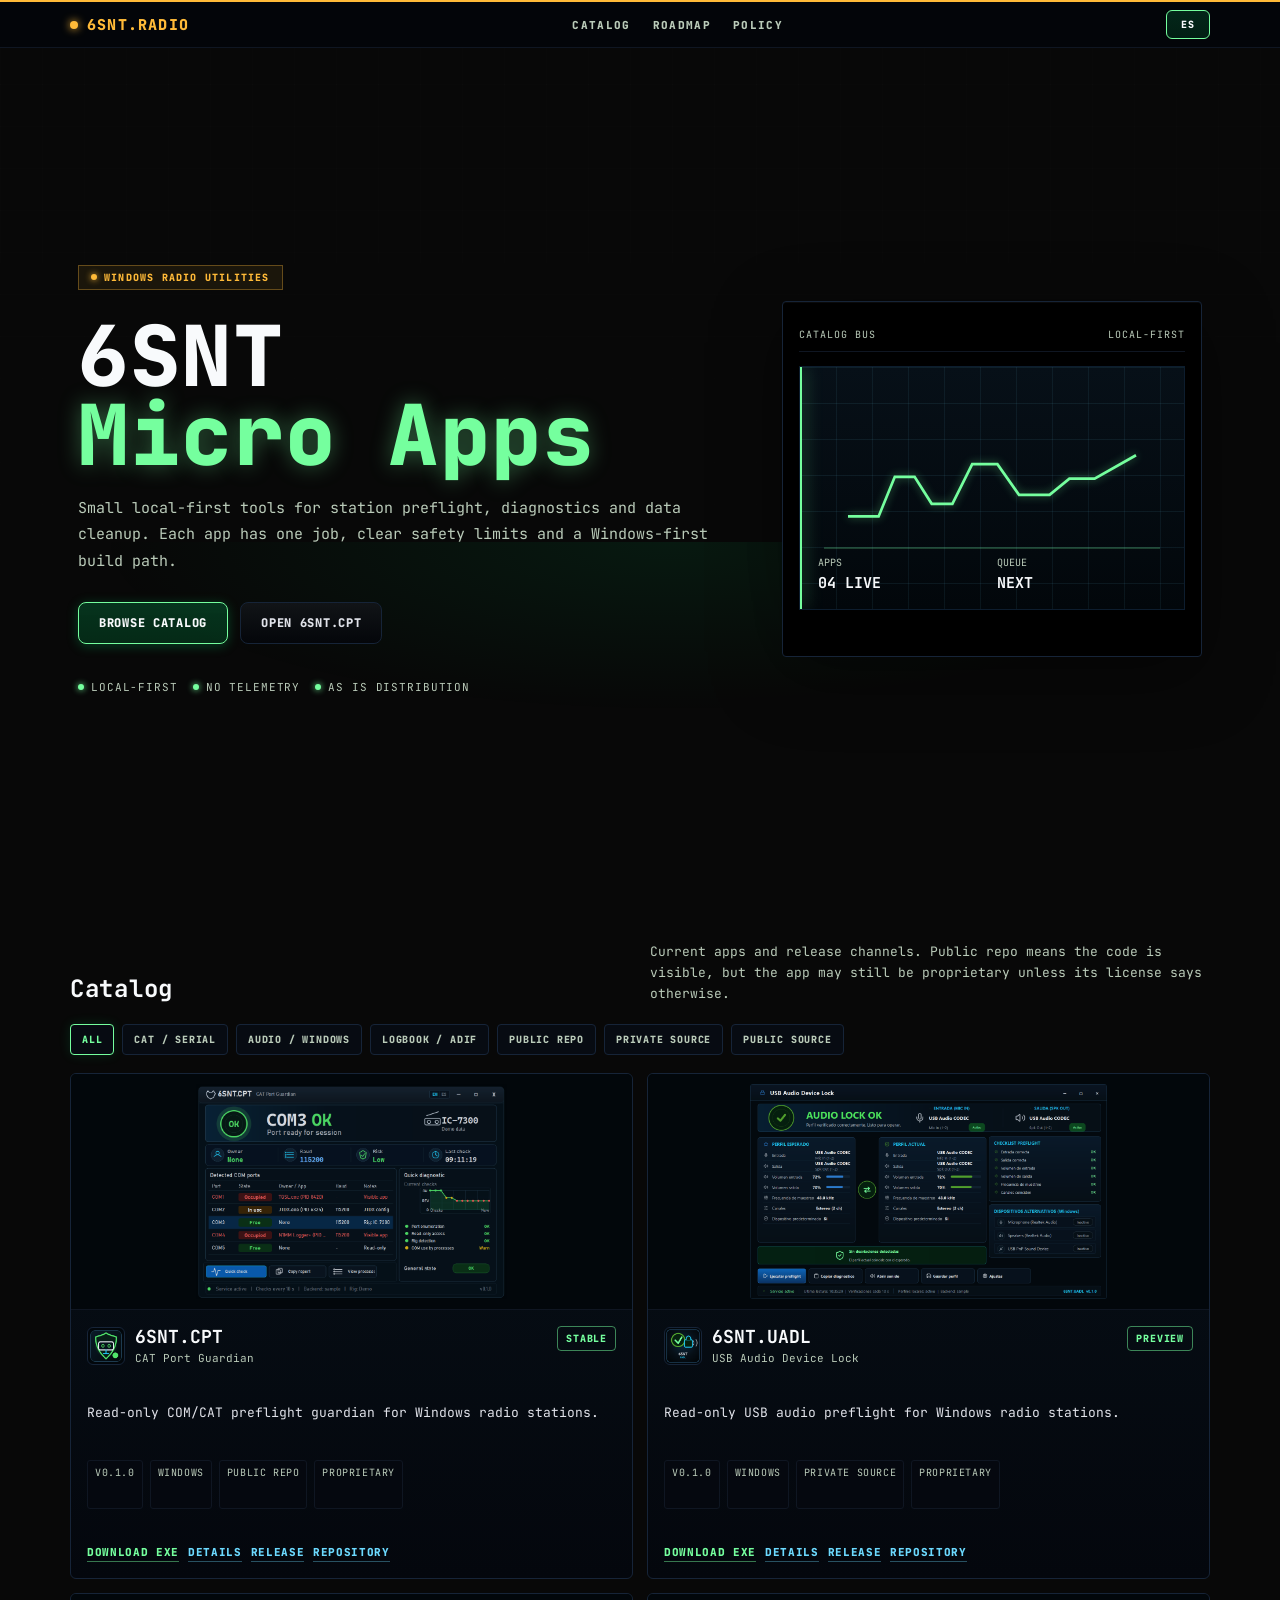
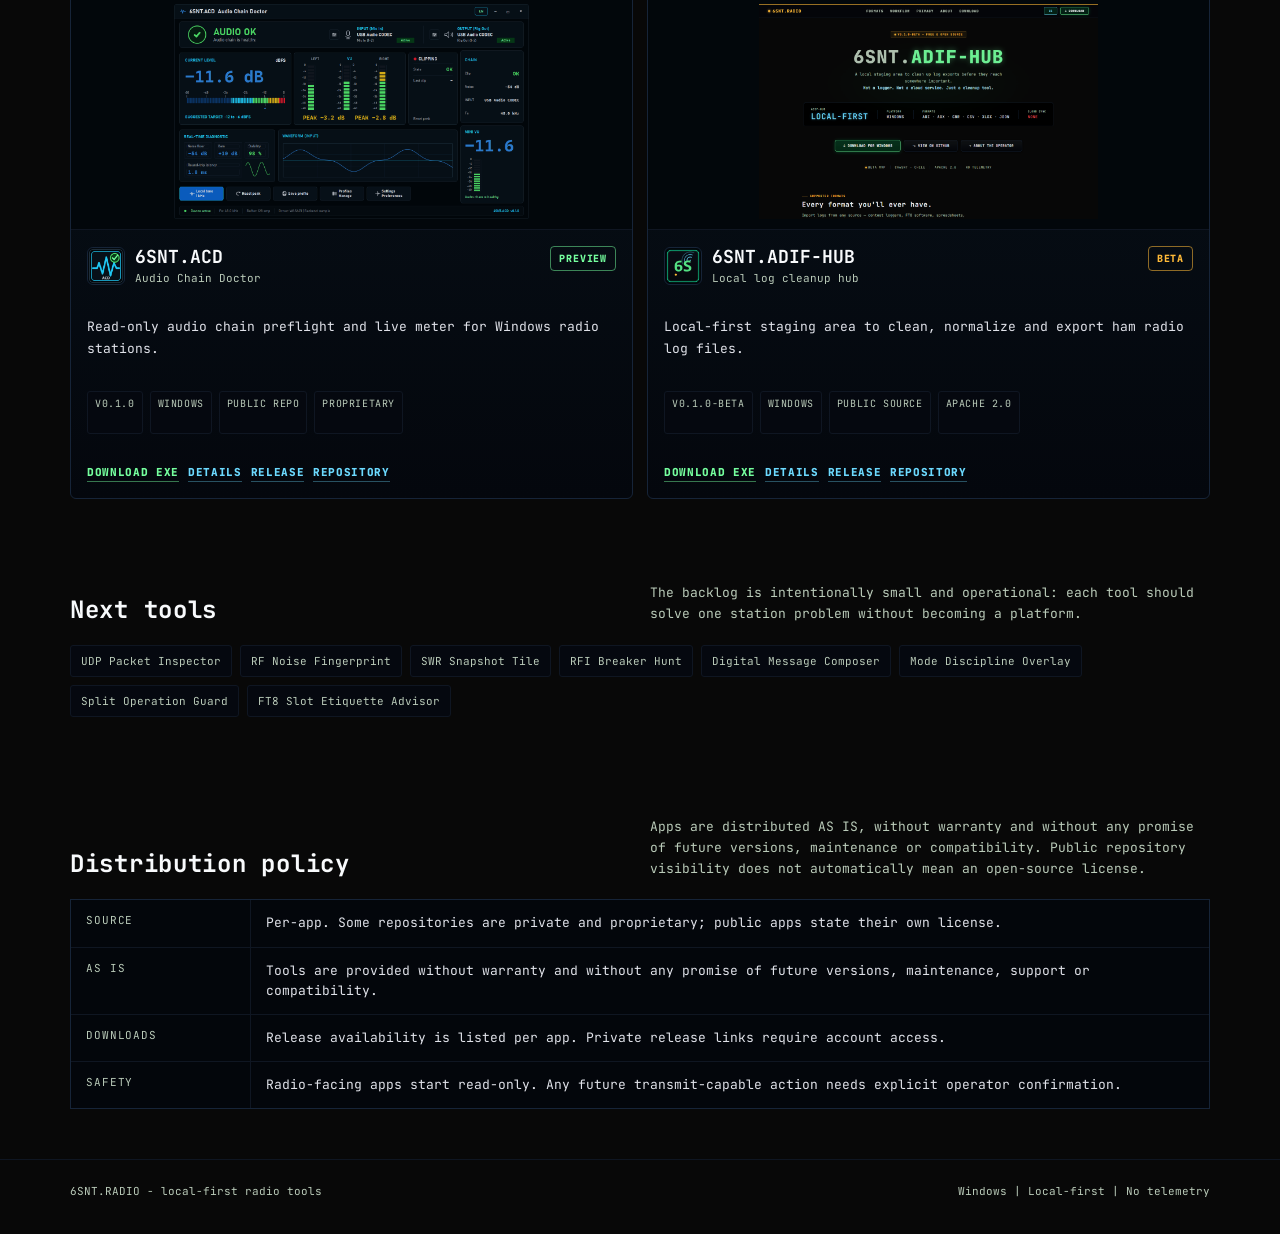
<file: docs/index.html>
<!doctype html>
<html lang="en">
<head>
  <meta charset="utf-8">
  <meta name="viewport" content="width=device-width, initial-scale=1">
  <title>6SNT Micro Apps</title>
  <meta name="description" content="Catalog of local-first 6SNT radio micro apps for Windows station workflows.">
  <link rel="preconnect" href="https://fonts.googleapis.com">
  <link rel="preconnect" href="https://fonts.gstatic.com" crossorigin>
  <link href="https://fonts.googleapis.com/css2?family=JetBrains+Mono:wght@400;500;600;700;800&display=swap" rel="stylesheet">
  <link rel="icon" href="./assets/apps/cpt/icon.png">
  <link rel="stylesheet" href="./assets/styles.css">
</head>
<body data-page="home">
  <header><nav class="nav">
    <a class="brand" href="./"><span class="brand-mark"></span>6SNT.RADIO</a>
    <div class="nav-links"><a href="#catalog" data-copy="navCatalog"></a><a href="#roadmap" data-copy="navRoadmap"></a><a href="#policy" data-copy="navPolicy"></a></div>
    <a class="nav-action" href="./es/" data-lang-link>ES</a>
  </nav></header>
  <main>
    <section class="hero">
      <div class="hero-grid">
        <div>
          <div class="kicker" data-copy="heroKicker"></div>
          <h1><span data-copy="heroTitleA"></span><br><span class="accent" data-copy="heroTitleB"></span></h1>
          <p class="hero-copy" data-copy="heroCopy"></p>
          <div class="hero-actions"><a class="btn primary" href="#catalog" data-copy="ctaCatalog"></a><a class="btn secondary" href="./apps/cpt/" data-copy="ctaCpt"></a></div>
          <div class="hero-meta" data-meta></div>
        </div>
        <div class="instrument" aria-hidden="true">
          <div class="scope-top"><span>CATALOG BUS</span><span>LOCAL-FIRST</span></div>
          <div class="scope-body">
            <div class="scan-line"></div>
            <div class="trace"><svg viewBox="0 0 320 120"><path d="M0 86 L34 86 L52 42 L74 42 L93 72 L116 72 L138 28 L166 28 L190 62 L224 62 L246 44 L274 44 L320 18"/></svg></div>
            <div class="scope-readout"><span>APPS<strong data-live-count>-- LIVE</strong></span><span>QUEUE<strong>NEXT</strong></span></div>
          </div>
        </div>
      </div>
    </section>
    <section class="section" id="catalog">
      <div class="section-title"><h2 data-copy="catalogTitle"></h2><p data-copy="catalogCopy"></p></div>
      <div class="filters" data-filters></div>
      <div class="catalog" data-catalog></div>
    </section>
    <section class="section" id="roadmap">
      <div class="section-title"><h2 data-copy="roadmapTitle"></h2><p data-copy="roadmapCopy"></p></div>
      <div class="roadmap" data-roadmap></div>
    </section>
    <section class="section" id="policy">
      <div class="section-title"><h2 data-copy="policyTitle"></h2><p data-copy="policyCopy"></p></div>
      <div class="matrix">
        <div class="matrix-row"><div class="matrix-key">Source</div><div class="matrix-value">Per-app. Some repositories are private and proprietary; public apps state their own license.</div></div>
        <div class="matrix-row"><div class="matrix-key">AS IS</div><div class="matrix-value">Tools are provided without warranty and without any promise of future versions, maintenance, support or compatibility.</div></div>
        <div class="matrix-row"><div class="matrix-key">Downloads</div><div class="matrix-value">Release availability is listed per app. Private release links require account access.</div></div>
        <div class="matrix-row"><div class="matrix-key">Safety</div><div class="matrix-value">Radio-facing apps start read-only. Any future transmit-capable action needs explicit operator confirmation.</div></div>
      </div>
    </section>
  </main>
  <footer><div class="section"><span data-copy="footer"></span><span>Windows | Local-first | No telemetry</span></div></footer>
  <script src="./assets/app.js"></script>
</body>
</html>
</file>
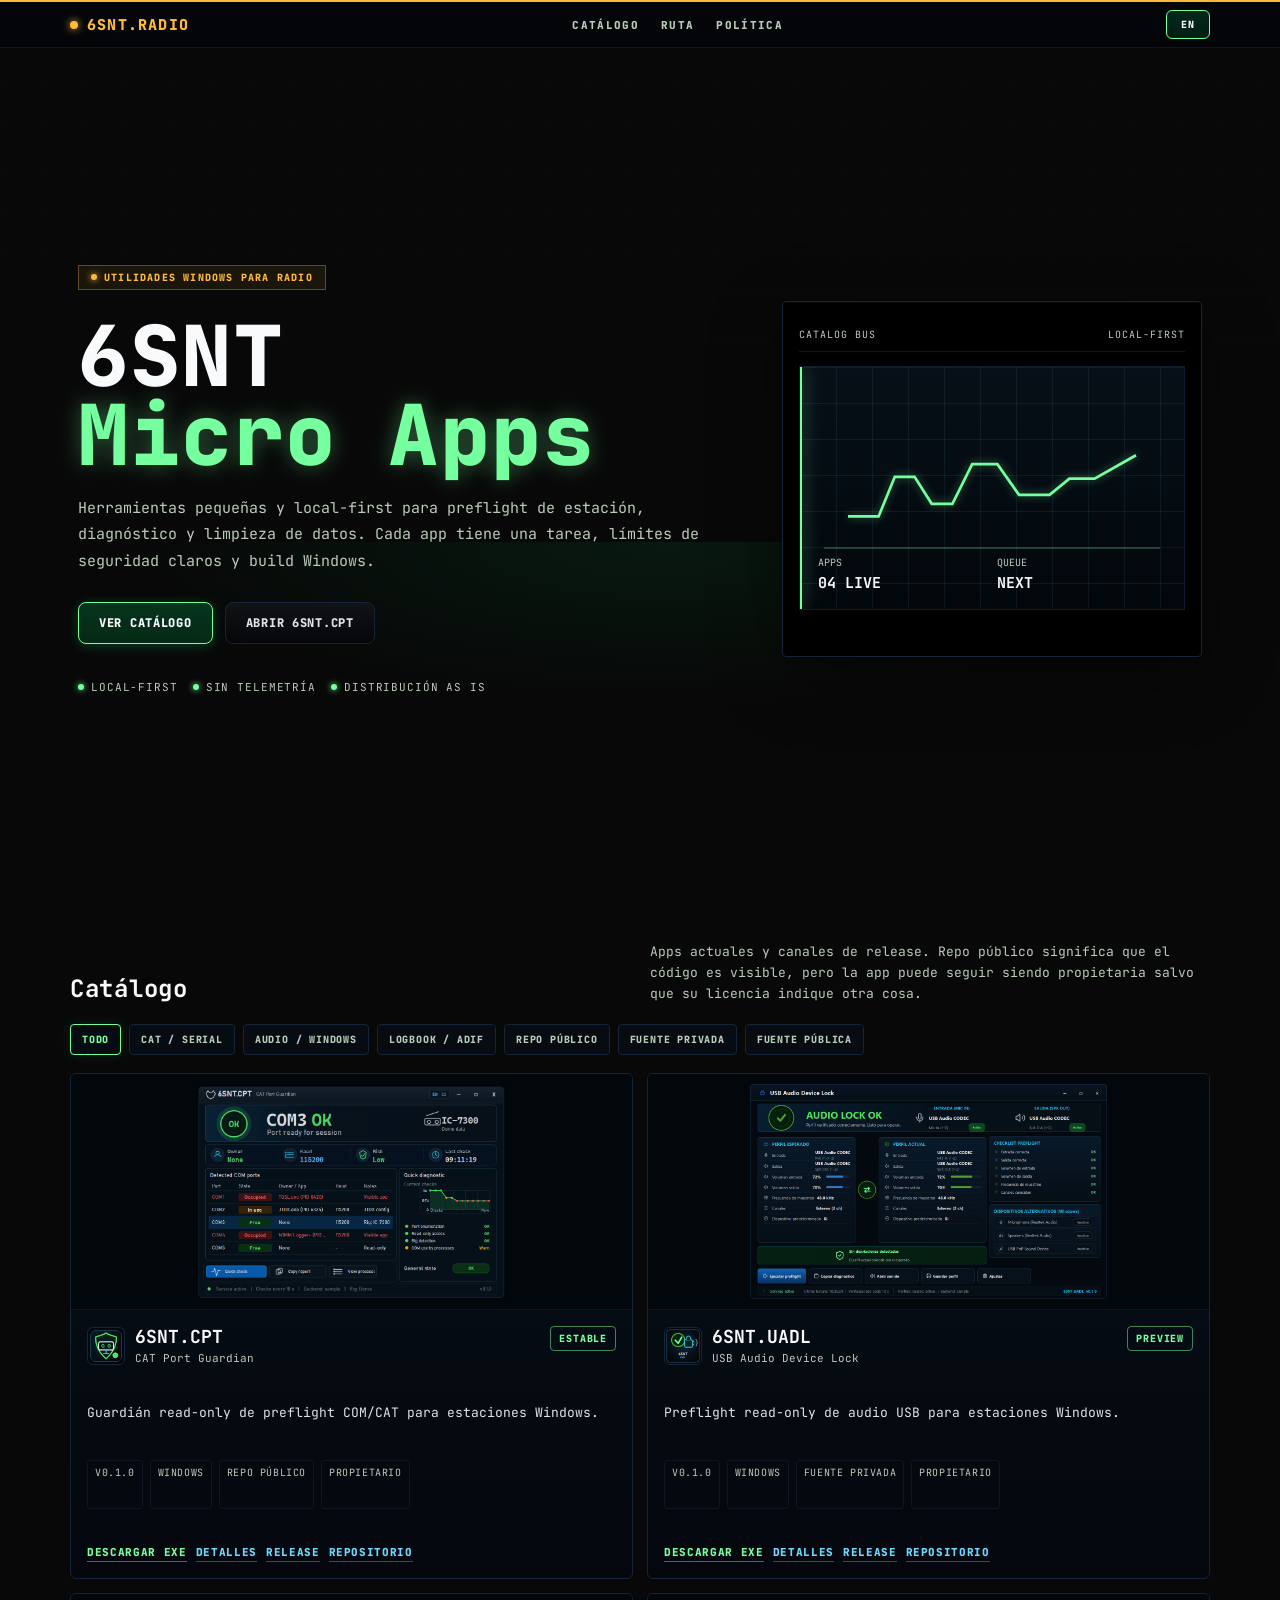
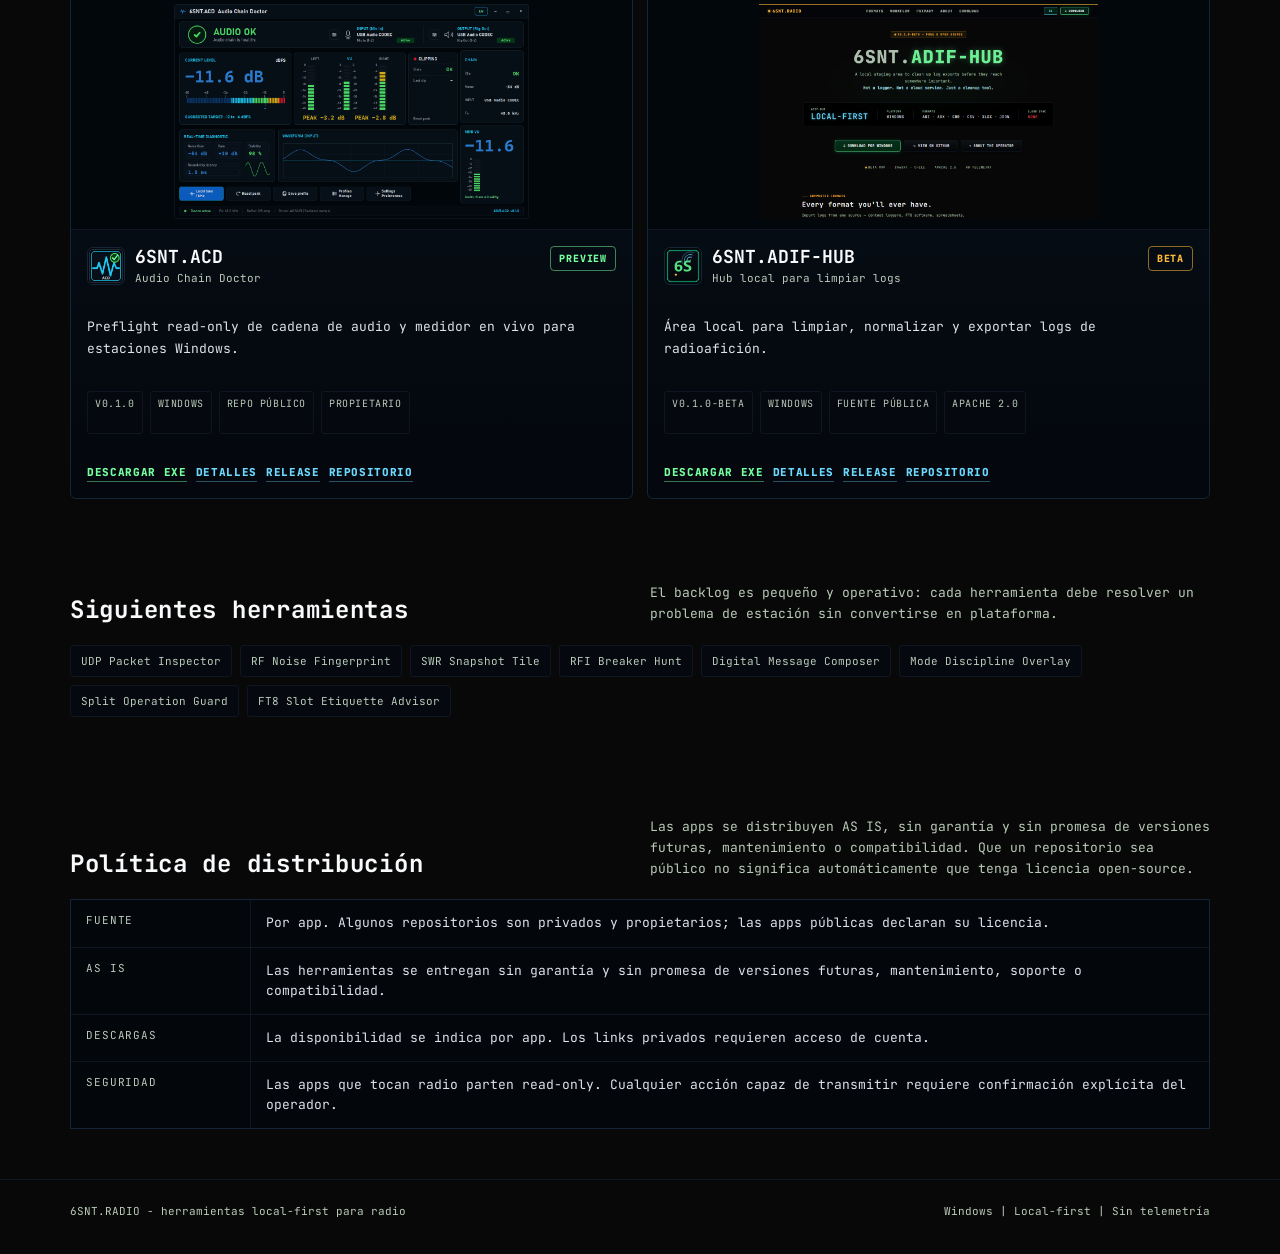
<file: docs/es/index.html>
<!doctype html>
<html lang="es">
<head>
  <meta charset="utf-8">
  <meta name="viewport" content="width=device-width, initial-scale=1">
  <title>6SNT Micro Apps</title>
  <meta name="description" content="Catálogo de microapps 6SNT local-first para flujos Windows de estación de radio.">
  <link rel="preconnect" href="https://fonts.googleapis.com">
  <link rel="preconnect" href="https://fonts.gstatic.com" crossorigin>
  <link href="https://fonts.googleapis.com/css2?family=JetBrains+Mono:wght@400;500;600;700;800&display=swap" rel="stylesheet">
  <link rel="icon" href="../assets/apps/cpt/icon.png">
  <link rel="stylesheet" href="../assets/styles.css">
</head>
<body data-page="home">
  <header><nav class="nav">
    <a class="brand" href="./"><span class="brand-mark"></span>6SNT.RADIO</a>
    <div class="nav-links"><a href="#catalog" data-copy="navCatalog"></a><a href="#roadmap" data-copy="navRoadmap"></a><a href="#policy" data-copy="navPolicy"></a></div>
    <a class="nav-action" href="../" data-lang-link>EN</a>
  </nav></header>
  <main>
    <section class="hero">
      <div class="hero-grid">
        <div>
          <div class="kicker" data-copy="heroKicker"></div>
          <h1><span data-copy="heroTitleA"></span><br><span class="accent" data-copy="heroTitleB"></span></h1>
          <p class="hero-copy" data-copy="heroCopy"></p>
          <div class="hero-actions"><a class="btn primary" href="#catalog" data-copy="ctaCatalog"></a><a class="btn secondary" href="./apps/cpt/" data-copy="ctaCpt"></a></div>
          <div class="hero-meta" data-meta></div>
        </div>
        <div class="instrument" aria-hidden="true">
          <div class="scope-top"><span>CATALOG BUS</span><span>LOCAL-FIRST</span></div>
          <div class="scope-body">
            <div class="scan-line"></div>
            <div class="trace"><svg viewBox="0 0 320 120"><path d="M0 86 L34 86 L52 42 L74 42 L93 72 L116 72 L138 28 L166 28 L190 62 L224 62 L246 44 L274 44 L320 18"/></svg></div>
            <div class="scope-readout"><span>APPS<strong data-live-count>-- LIVE</strong></span><span>QUEUE<strong>NEXT</strong></span></div>
          </div>
        </div>
      </div>
    </section>
    <section class="section" id="catalog">
      <div class="section-title"><h2 data-copy="catalogTitle"></h2><p data-copy="catalogCopy"></p></div>
      <div class="filters" data-filters></div>
      <div class="catalog" data-catalog></div>
    </section>
    <section class="section" id="roadmap">
      <div class="section-title"><h2 data-copy="roadmapTitle"></h2><p data-copy="roadmapCopy"></p></div>
      <div class="roadmap" data-roadmap></div>
    </section>
    <section class="section" id="policy">
      <div class="section-title"><h2 data-copy="policyTitle"></h2><p data-copy="policyCopy"></p></div>
      <div class="matrix">
        <div class="matrix-row"><div class="matrix-key">Fuente</div><div class="matrix-value">Por app. Algunos repositorios son privados y propietarios; las apps públicas declaran su licencia.</div></div>
        <div class="matrix-row"><div class="matrix-key">AS IS</div><div class="matrix-value">Las herramientas se entregan sin garantía y sin promesa de versiones futuras, mantenimiento, soporte o compatibilidad.</div></div>
        <div class="matrix-row"><div class="matrix-key">Descargas</div><div class="matrix-value">La disponibilidad se indica por app. Los links privados requieren acceso de cuenta.</div></div>
        <div class="matrix-row"><div class="matrix-key">Seguridad</div><div class="matrix-value">Las apps que tocan radio parten read-only. Cualquier acción capaz de transmitir requiere confirmación explícita del operador.</div></div>
      </div>
    </section>
  </main>
  <footer><div class="section"><span data-copy="footer"></span><span>Windows | Local-first | Sin telemetría</span></div></footer>
  <script src="../assets/app.js"></script>
</body>
</html>
</file>
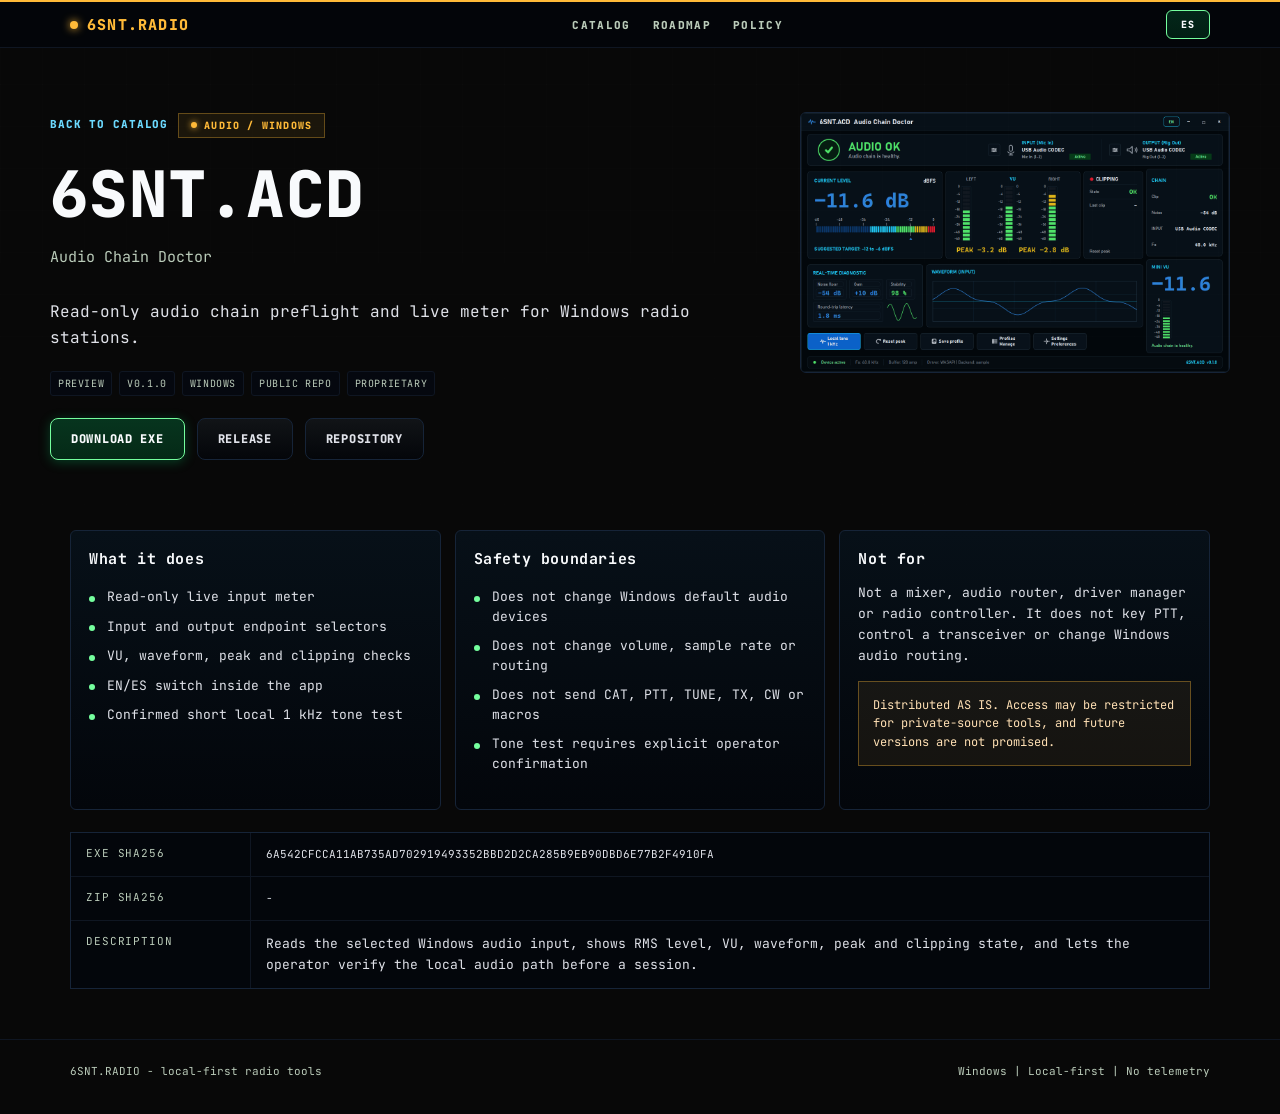
<file: docs/apps/acd/index.html>
<!doctype html>
<html lang="en">
<head>
  <meta charset="utf-8">
  <meta name="viewport" content="width=device-width, initial-scale=1">
  <title>6SNT.ACD - 6SNT Micro Apps</title>
  <meta name="description" content="6SNT.ACD, Audio Chain Doctor, read-only audio chain preflight and live meter for Windows radio stations.">
  <link rel="preconnect" href="https://fonts.googleapis.com">
  <link rel="preconnect" href="https://fonts.gstatic.com" crossorigin>
  <link href="https://fonts.googleapis.com/css2?family=JetBrains+Mono:wght@400;500;600;700;800&display=swap" rel="stylesheet">
  <link rel="icon" href="../../assets/apps/acd/icon.png">
  <link rel="stylesheet" href="../../assets/styles.css">
</head>
<body data-page="detail" data-app="acd">
  <header><nav class="nav">
    <a class="brand" href="../../"><span class="brand-mark"></span>6SNT.RADIO</a>
    <div class="nav-links"><a href="../../#catalog" data-copy="navCatalog"></a><a href="../../#roadmap" data-copy="navRoadmap"></a><a href="../../#policy" data-copy="navPolicy"></a></div>
    <a class="nav-action" href="../../es/apps/acd/" data-lang-link>ES</a>
  </nav></header>
  <main>
    <section class="detail-hero">
      <div class="detail-layout">
        <div class="detail-title">
          <a class="back-link" href="../../" data-copy="back"></a>
          <div class="kicker">Audio / Windows</div>
          <h1 data-app-name></h1>
          <p class="hero-copy" data-app-subtitle></p>
          <p class="detail-summary" data-app-summary></p>
          <div class="chips detail-chips">
            <span class="chip" data-app-stage></span>
            <span class="chip" data-app-version></span>
            <span class="chip" data-app-platform></span>
            <span class="chip" data-app-source></span>
            <span class="chip" data-app-license></span>
          </div>
          <div class="hero-actions">
            <a class="btn primary" href="#" data-download-link data-copy="download"></a>
            <a class="btn secondary" href="#" data-release-link data-copy="release"></a>
            <a class="btn secondary" href="#" data-repo-link data-copy="repo"></a>
          </div>
        </div>
        <figure class="detail-shot"><img data-app-shot src="" alt=""></figure>
      </div>
    </section>
    <section class="section">
      <div class="detail-grid">
        <article class="detail-panel"><h2 data-copy="features"></h2><ul class="bullets" data-app-features></ul></article>
        <article class="detail-panel"><h2 data-copy="safety"></h2><ul class="bullets" data-app-safety></ul></article>
        <article class="detail-panel"><h2 data-copy="notFor"></h2><p data-app-notfor></p><div class="warning" data-copy="accessNote"></div></article>
      </div>
      <div class="matrix">
        <div class="matrix-row"><div class="matrix-key">EXE <span data-copy="sha"></span></div><div class="matrix-value hash" data-sha-exe></div></div>
        <div class="matrix-row"><div class="matrix-key">ZIP <span data-copy="sha"></span></div><div class="matrix-value hash" data-sha-zip></div></div>
        <div class="matrix-row"><div class="matrix-key">Description</div><div class="matrix-value" data-app-description></div></div>
      </div>
    </section>
  </main>
  <footer><div class="section"><span data-copy="footer"></span><span>Windows | Local-first | No telemetry</span></div></footer>
  <script src="../../assets/app.js"></script>
</body>
</html>
</file>
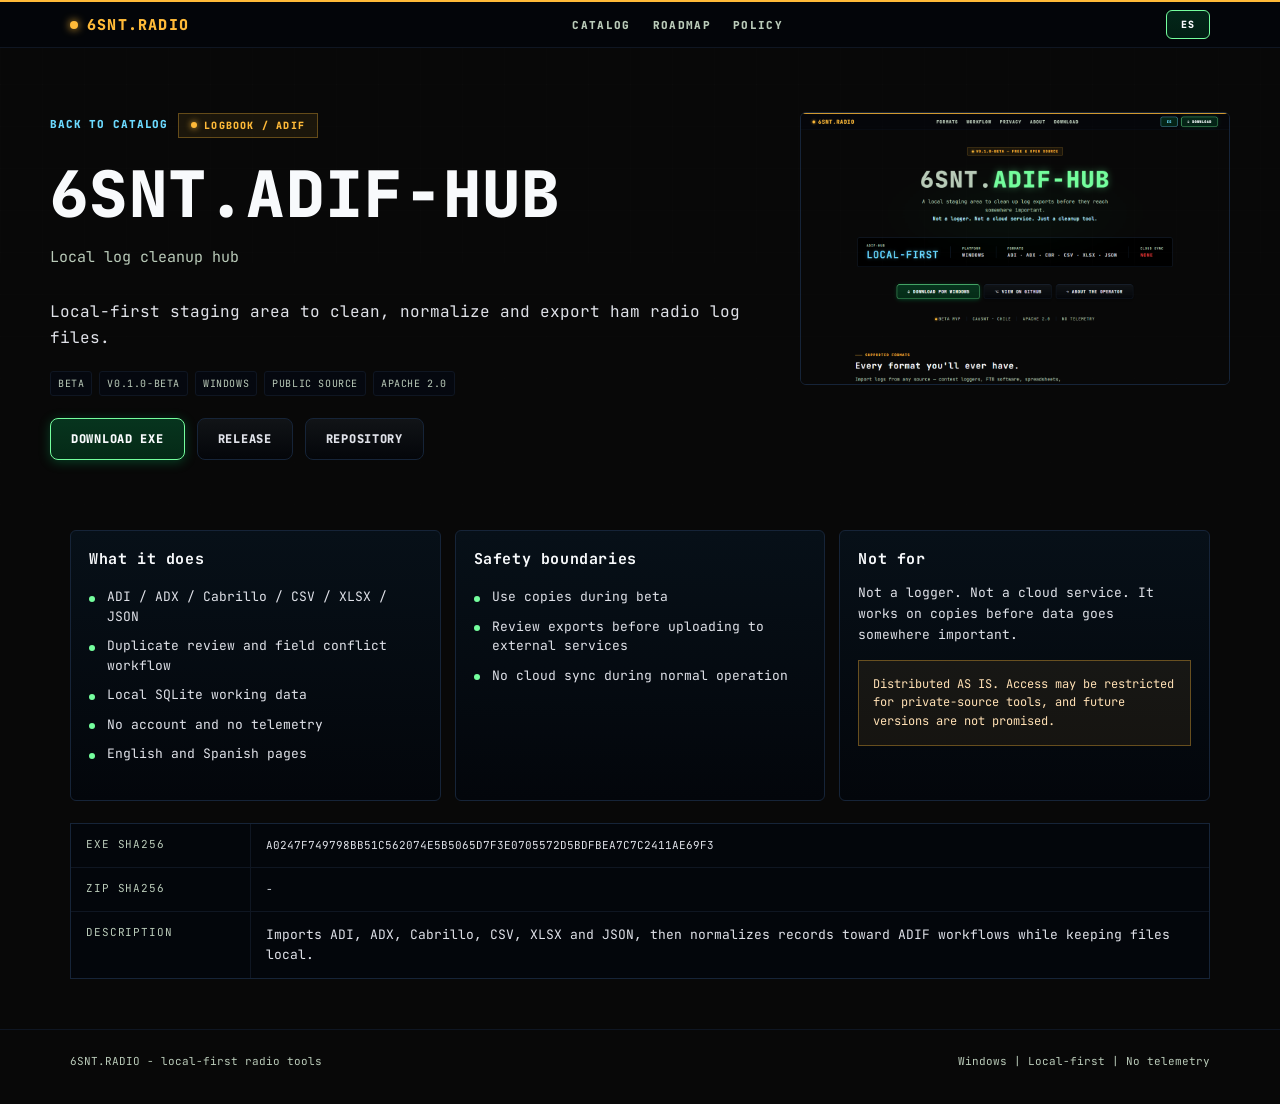
<file: docs/apps/adif-hub/index.html>
<!doctype html>
<html lang="en">
<head>
  <meta charset="utf-8">
  <meta name="viewport" content="width=device-width, initial-scale=1">
  <title>6SNT.ADIF-HUB - 6SNT Micro Apps</title>
  <meta name="description" content="6SNT.ADIF-HUB, local-first ADIF cleanup and export staging for ham radio operators.">
  <link rel="preconnect" href="https://fonts.googleapis.com">
  <link rel="preconnect" href="https://fonts.gstatic.com" crossorigin>
  <link href="https://fonts.googleapis.com/css2?family=JetBrains+Mono:wght@400;500;600;700;800&display=swap" rel="stylesheet">
  <link rel="icon" href="../../assets/apps/adif-hub/icon.png">
  <link rel="stylesheet" href="../../assets/styles.css">
</head>
<body data-page="detail" data-app="adif-hub">
  <header><nav class="nav">
    <a class="brand" href="../../"><span class="brand-mark"></span>6SNT.RADIO</a>
    <div class="nav-links"><a href="../../#catalog" data-copy="navCatalog"></a><a href="../../#roadmap" data-copy="navRoadmap"></a><a href="../../#policy" data-copy="navPolicy"></a></div>
    <a class="nav-action" href="../../es/apps/adif-hub/" data-lang-link>ES</a>
  </nav></header>
  <main>
    <section class="detail-hero">
      <div class="detail-layout">
        <div class="detail-title">
          <a class="back-link" href="../../" data-copy="back"></a>
          <div class="kicker">Logbook / ADIF</div>
          <h1 data-app-name></h1>
          <p class="hero-copy" data-app-subtitle></p>
          <p class="detail-summary" data-app-summary></p>
          <div class="chips detail-chips">
            <span class="chip" data-app-stage></span>
            <span class="chip" data-app-version></span>
            <span class="chip" data-app-platform></span>
            <span class="chip" data-app-source></span>
            <span class="chip" data-app-license></span>
          </div>
          <div class="hero-actions">
            <a class="btn primary" href="#" data-download-link data-copy="download"></a>
            <a class="btn secondary" href="#" data-release-link data-copy="release"></a>
            <a class="btn secondary" href="#" data-repo-link data-copy="repo"></a>
          </div>
        </div>
        <figure class="detail-shot"><img data-app-shot src="" alt=""></figure>
      </div>
    </section>
    <section class="section">
      <div class="detail-grid">
        <article class="detail-panel"><h2 data-copy="features"></h2><ul class="bullets" data-app-features></ul></article>
        <article class="detail-panel"><h2 data-copy="safety"></h2><ul class="bullets" data-app-safety></ul></article>
        <article class="detail-panel"><h2 data-copy="notFor"></h2><p data-app-notfor></p><div class="warning" data-copy="accessNote"></div></article>
      </div>
      <div class="matrix">
        <div class="matrix-row"><div class="matrix-key">EXE <span data-copy="sha"></span></div><div class="matrix-value hash" data-sha-exe></div></div>
        <div class="matrix-row"><div class="matrix-key">ZIP <span data-copy="sha"></span></div><div class="matrix-value hash" data-sha-zip></div></div>
        <div class="matrix-row"><div class="matrix-key">Description</div><div class="matrix-value" data-app-description></div></div>
      </div>
    </section>
  </main>
  <footer><div class="section"><span data-copy="footer"></span><span>Windows | Local-first | No telemetry</span></div></footer>
  <script src="../../assets/app.js"></script>
</body>
</html>
</file>
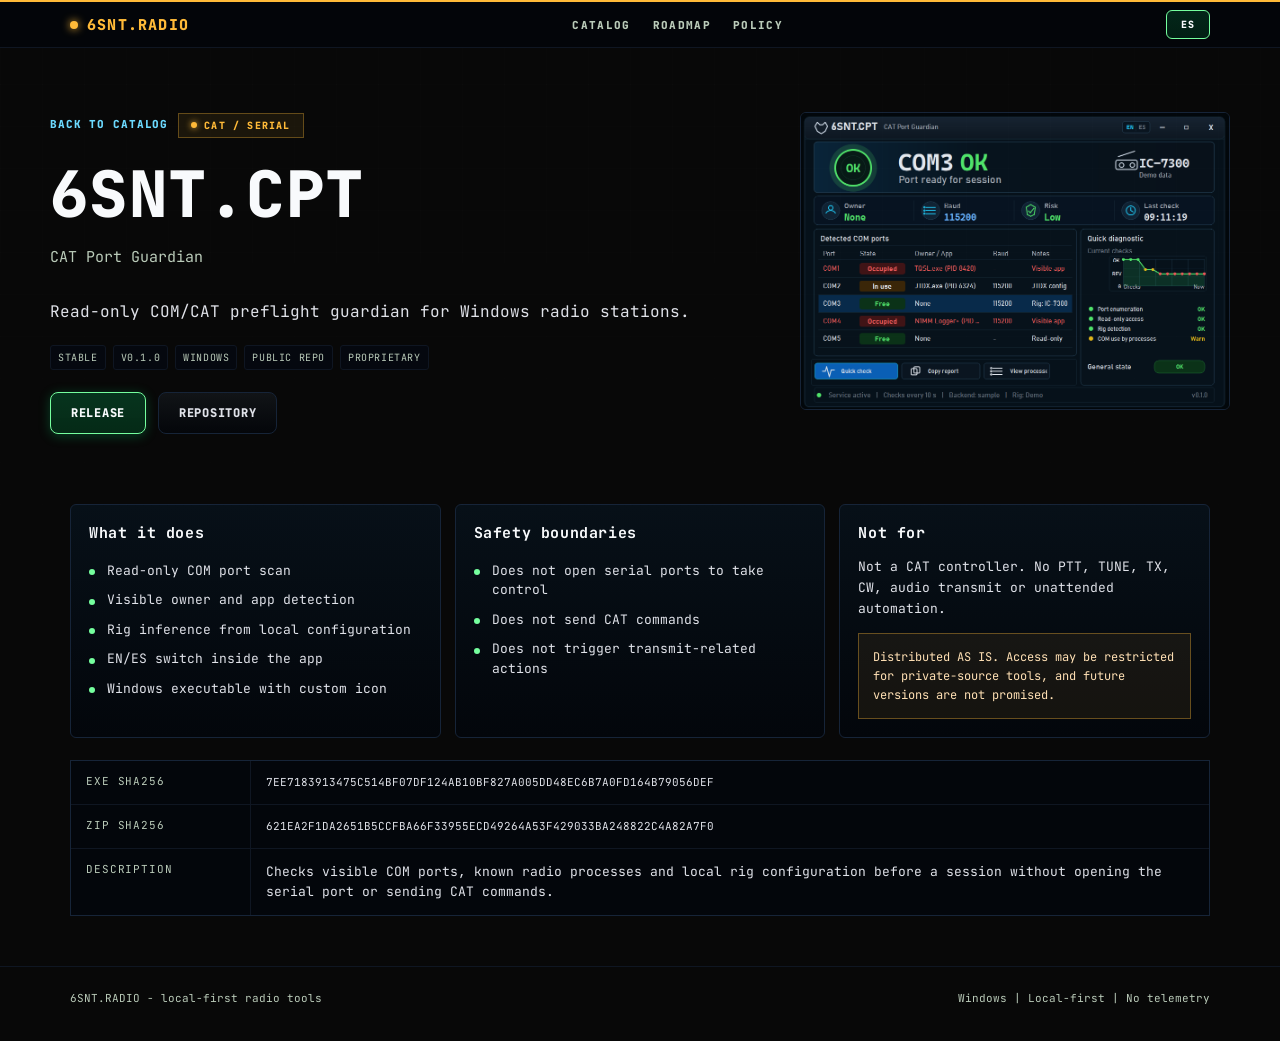
<file: docs/apps/cpt/index.html>
<!doctype html>
<html lang="en">
<head>
  <meta charset="utf-8">
  <meta name="viewport" content="width=device-width, initial-scale=1">
  <title>6SNT.CPT - 6SNT Micro Apps</title>
  <meta name="description" content="6SNT.CPT, CAT Port Guardian, read-only COM/CAT preflight for Windows radio stations.">
  <link rel="preconnect" href="https://fonts.googleapis.com">
  <link rel="preconnect" href="https://fonts.gstatic.com" crossorigin>
  <link href="https://fonts.googleapis.com/css2?family=JetBrains+Mono:wght@400;500;600;700;800&display=swap" rel="stylesheet">
  <link rel="icon" href="../../assets/apps/cpt/icon.png">
  <link rel="stylesheet" href="../../assets/styles.css">
</head>
<body data-page="detail" data-app="cpt">
  <header><nav class="nav">
    <a class="brand" href="../../"><span class="brand-mark"></span>6SNT.RADIO</a>
    <div class="nav-links"><a href="../../#catalog" data-copy="navCatalog"></a><a href="../../#roadmap" data-copy="navRoadmap"></a><a href="../../#policy" data-copy="navPolicy"></a></div>
    <a class="nav-action" href="../../es/apps/cpt/" data-lang-link>ES</a>
  </nav></header>
  <main>
    <section class="detail-hero">
      <div class="detail-layout">
        <div class="detail-title">
          <a class="back-link" href="../../" data-copy="back"></a>
          <div class="kicker">CAT / Serial</div>
          <h1 data-app-name></h1>
          <p class="hero-copy" data-app-subtitle></p>
          <p class="detail-summary" data-app-summary></p>
          <div class="chips detail-chips">
            <span class="chip" data-app-stage></span>
            <span class="chip" data-app-version></span>
            <span class="chip" data-app-platform></span>
            <span class="chip" data-app-source></span>
            <span class="chip" data-app-license></span>
          </div>
          <div class="hero-actions">
            <a class="btn primary" href="#" data-release-link data-copy="release"></a>
            <a class="btn secondary" href="#" data-repo-link data-copy="repo"></a>
          </div>
        </div>
        <figure class="detail-shot"><img data-app-shot src="" alt=""></figure>
      </div>
    </section>
    <section class="section">
      <div class="detail-grid">
        <article class="detail-panel"><h2 data-copy="features"></h2><ul class="bullets" data-app-features></ul></article>
        <article class="detail-panel"><h2 data-copy="safety"></h2><ul class="bullets" data-app-safety></ul></article>
        <article class="detail-panel"><h2 data-copy="notFor"></h2><p data-app-notfor></p><div class="warning" data-copy="accessNote"></div></article>
      </div>
      <div class="matrix">
        <div class="matrix-row"><div class="matrix-key">EXE <span data-copy="sha"></span></div><div class="matrix-value hash" data-sha-exe></div></div>
        <div class="matrix-row"><div class="matrix-key">ZIP <span data-copy="sha"></span></div><div class="matrix-value hash" data-sha-zip></div></div>
        <div class="matrix-row"><div class="matrix-key">Description</div><div class="matrix-value" data-app-description></div></div>
      </div>
    </section>
  </main>
  <footer><div class="section"><span data-copy="footer"></span><span>Windows | Local-first | No telemetry</span></div></footer>
  <script src="../../assets/app.js"></script>
</body>
</html>
</file>
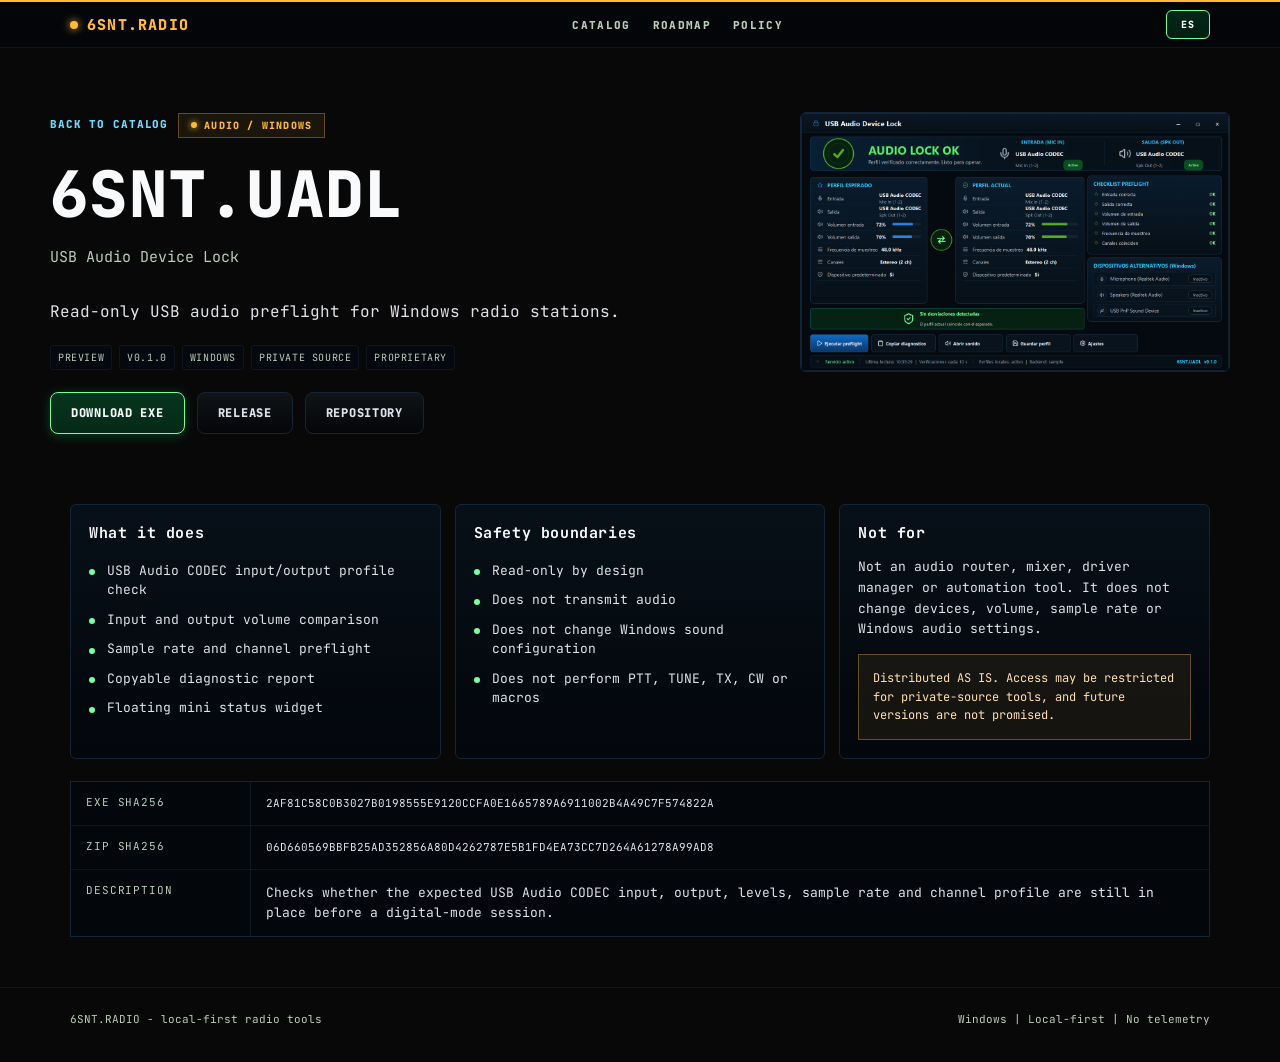
<file: docs/apps/uadl/index.html>
<!doctype html>
<html lang="en">
<head>
  <meta charset="utf-8">
  <meta name="viewport" content="width=device-width, initial-scale=1">
  <title>6SNT.UADL - 6SNT Micro Apps</title>
  <meta name="description" content="6SNT.UADL, USB Audio Device Lock, read-only USB audio preflight for Windows radio stations.">
  <link rel="preconnect" href="https://fonts.googleapis.com">
  <link rel="preconnect" href="https://fonts.gstatic.com" crossorigin>
  <link href="https://fonts.googleapis.com/css2?family=JetBrains+Mono:wght@400;500;600;700;800&display=swap" rel="stylesheet">
  <link rel="icon" href="../../assets/apps/uadl/icon.png">
  <link rel="stylesheet" href="../../assets/styles.css">
</head>
<body data-page="detail" data-app="uadl">
  <header><nav class="nav">
    <a class="brand" href="../../"><span class="brand-mark"></span>6SNT.RADIO</a>
    <div class="nav-links"><a href="../../#catalog" data-copy="navCatalog"></a><a href="../../#roadmap" data-copy="navRoadmap"></a><a href="../../#policy" data-copy="navPolicy"></a></div>
    <a class="nav-action" href="../../es/apps/uadl/" data-lang-link>ES</a>
  </nav></header>
  <main>
    <section class="detail-hero">
      <div class="detail-layout">
        <div class="detail-title">
          <a class="back-link" href="../../" data-copy="back"></a>
          <div class="kicker">Audio / Windows</div>
          <h1 data-app-name></h1>
          <p class="hero-copy" data-app-subtitle></p>
          <p class="detail-summary" data-app-summary></p>
          <div class="chips detail-chips">
            <span class="chip" data-app-stage></span>
            <span class="chip" data-app-version></span>
            <span class="chip" data-app-platform></span>
            <span class="chip" data-app-source></span>
            <span class="chip" data-app-license></span>
          </div>
          <div class="hero-actions">
            <a class="btn primary" href="#" data-download-link data-copy="download"></a>
            <a class="btn secondary" href="#" data-release-link data-copy="release"></a>
            <a class="btn secondary" href="#" data-repo-link data-copy="repo"></a>
          </div>
        </div>
        <figure class="detail-shot"><img data-app-shot src="" alt=""></figure>
      </div>
    </section>
    <section class="section">
      <div class="detail-grid">
        <article class="detail-panel"><h2 data-copy="features"></h2><ul class="bullets" data-app-features></ul></article>
        <article class="detail-panel"><h2 data-copy="safety"></h2><ul class="bullets" data-app-safety></ul></article>
        <article class="detail-panel"><h2 data-copy="notFor"></h2><p data-app-notfor></p><div class="warning" data-copy="accessNote"></div></article>
      </div>
      <div class="matrix">
        <div class="matrix-row"><div class="matrix-key">EXE <span data-copy="sha"></span></div><div class="matrix-value hash" data-sha-exe></div></div>
        <div class="matrix-row"><div class="matrix-key">ZIP <span data-copy="sha"></span></div><div class="matrix-value hash" data-sha-zip></div></div>
        <div class="matrix-row"><div class="matrix-key">Description</div><div class="matrix-value" data-app-description></div></div>
      </div>
    </section>
  </main>
  <footer><div class="section"><span data-copy="footer"></span><span>Windows | Local-first | No telemetry</span></div></footer>
  <script src="../../assets/app.js"></script>
</body>
</html>
</file>
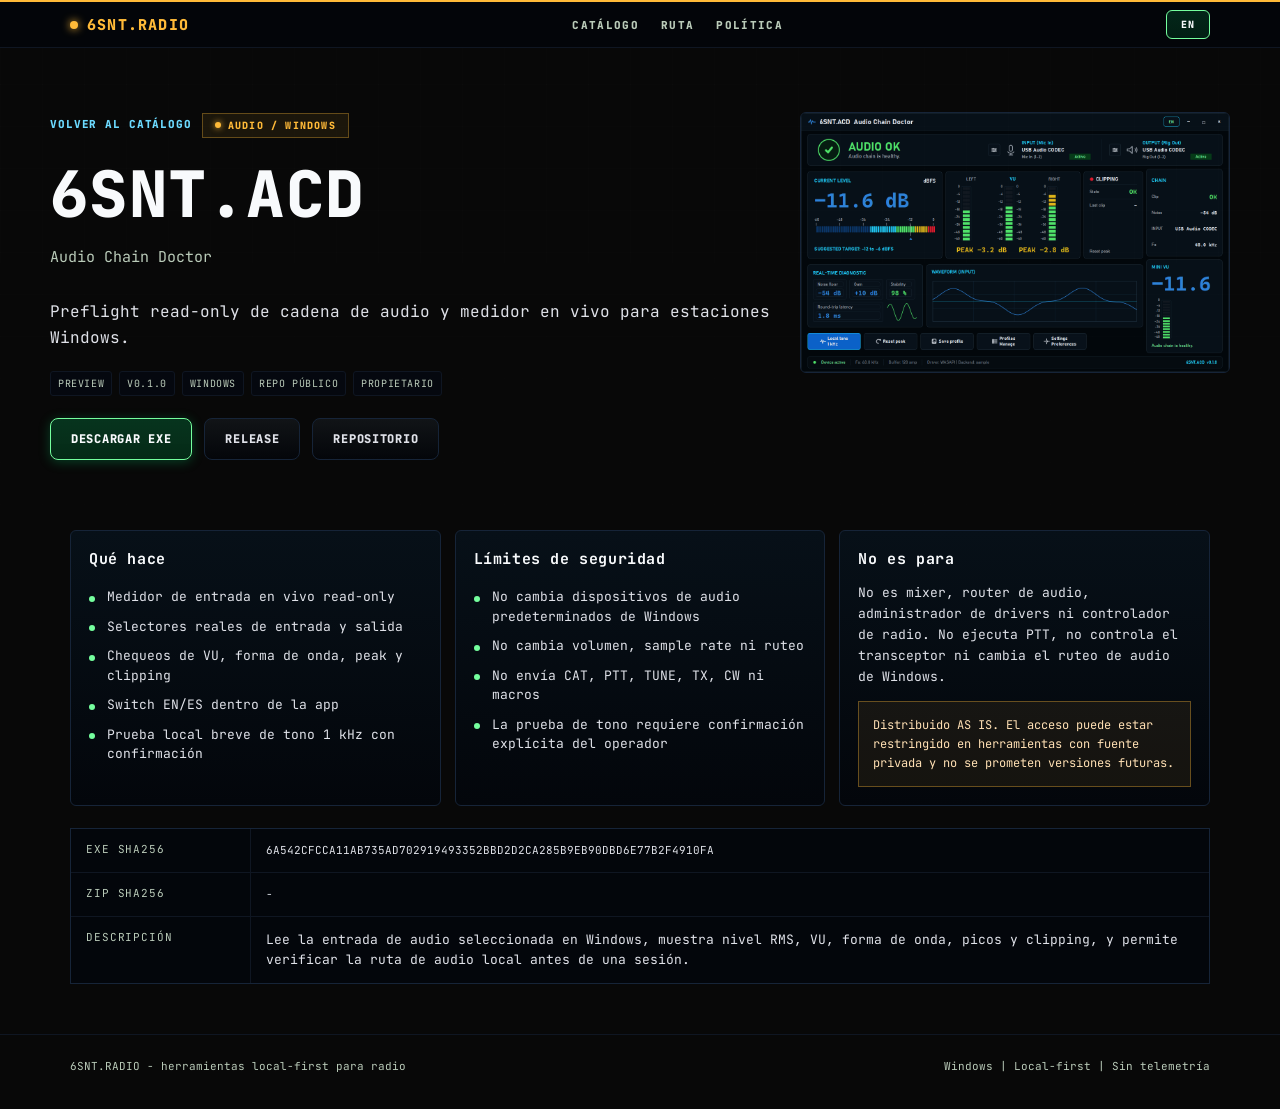
<file: docs/es/apps/acd/index.html>
<!doctype html>
<html lang="es">
<head>
  <meta charset="utf-8">
  <meta name="viewport" content="width=device-width, initial-scale=1">
  <title>6SNT.ACD - 6SNT Micro Apps</title>
  <meta name="description" content="6SNT.ACD, Audio Chain Doctor, preflight read-only de cadena de audio para estaciones Windows.">
  <link rel="preconnect" href="https://fonts.googleapis.com">
  <link rel="preconnect" href="https://fonts.gstatic.com" crossorigin>
  <link href="https://fonts.googleapis.com/css2?family=JetBrains+Mono:wght@400;500;600;700;800&display=swap" rel="stylesheet">
  <link rel="icon" href="../../../assets/apps/acd/icon.png">
  <link rel="stylesheet" href="../../../assets/styles.css">
</head>
<body data-page="detail" data-app="acd">
  <header><nav class="nav">
    <a class="brand" href="../../../es/"><span class="brand-mark"></span>6SNT.RADIO</a>
    <div class="nav-links"><a href="../../../es/#catalog" data-copy="navCatalog"></a><a href="../../../es/#roadmap" data-copy="navRoadmap"></a><a href="../../../es/#policy" data-copy="navPolicy"></a></div>
    <a class="nav-action" href="../../../apps/acd/" data-lang-link>EN</a>
  </nav></header>
  <main>
    <section class="detail-hero">
      <div class="detail-layout">
        <div class="detail-title">
          <a class="back-link" href="../../../es/" data-copy="back"></a>
          <div class="kicker">Audio / Windows</div>
          <h1 data-app-name></h1>
          <p class="hero-copy" data-app-subtitle></p>
          <p class="detail-summary" data-app-summary></p>
          <div class="chips detail-chips">
            <span class="chip" data-app-stage></span>
            <span class="chip" data-app-version></span>
            <span class="chip" data-app-platform></span>
            <span class="chip" data-app-source></span>
            <span class="chip" data-app-license></span>
          </div>
          <div class="hero-actions">
            <a class="btn primary" href="#" data-download-link data-copy="download"></a>
            <a class="btn secondary" href="#" data-release-link data-copy="release"></a>
            <a class="btn secondary" href="#" data-repo-link data-copy="repo"></a>
          </div>
        </div>
        <figure class="detail-shot"><img data-app-shot src="" alt=""></figure>
      </div>
    </section>
    <section class="section">
      <div class="detail-grid">
        <article class="detail-panel"><h2 data-copy="features"></h2><ul class="bullets" data-app-features></ul></article>
        <article class="detail-panel"><h2 data-copy="safety"></h2><ul class="bullets" data-app-safety></ul></article>
        <article class="detail-panel"><h2 data-copy="notFor"></h2><p data-app-notfor></p><div class="warning" data-copy="accessNote"></div></article>
      </div>
      <div class="matrix">
        <div class="matrix-row"><div class="matrix-key">EXE <span data-copy="sha"></span></div><div class="matrix-value hash" data-sha-exe></div></div>
        <div class="matrix-row"><div class="matrix-key">ZIP <span data-copy="sha"></span></div><div class="matrix-value hash" data-sha-zip></div></div>
        <div class="matrix-row"><div class="matrix-key">Descripción</div><div class="matrix-value" data-app-description></div></div>
      </div>
    </section>
  </main>
  <footer><div class="section"><span data-copy="footer"></span><span>Windows | Local-first | Sin telemetría</span></div></footer>
  <script src="../../../assets/app.js"></script>
</body>
</html>
</file>
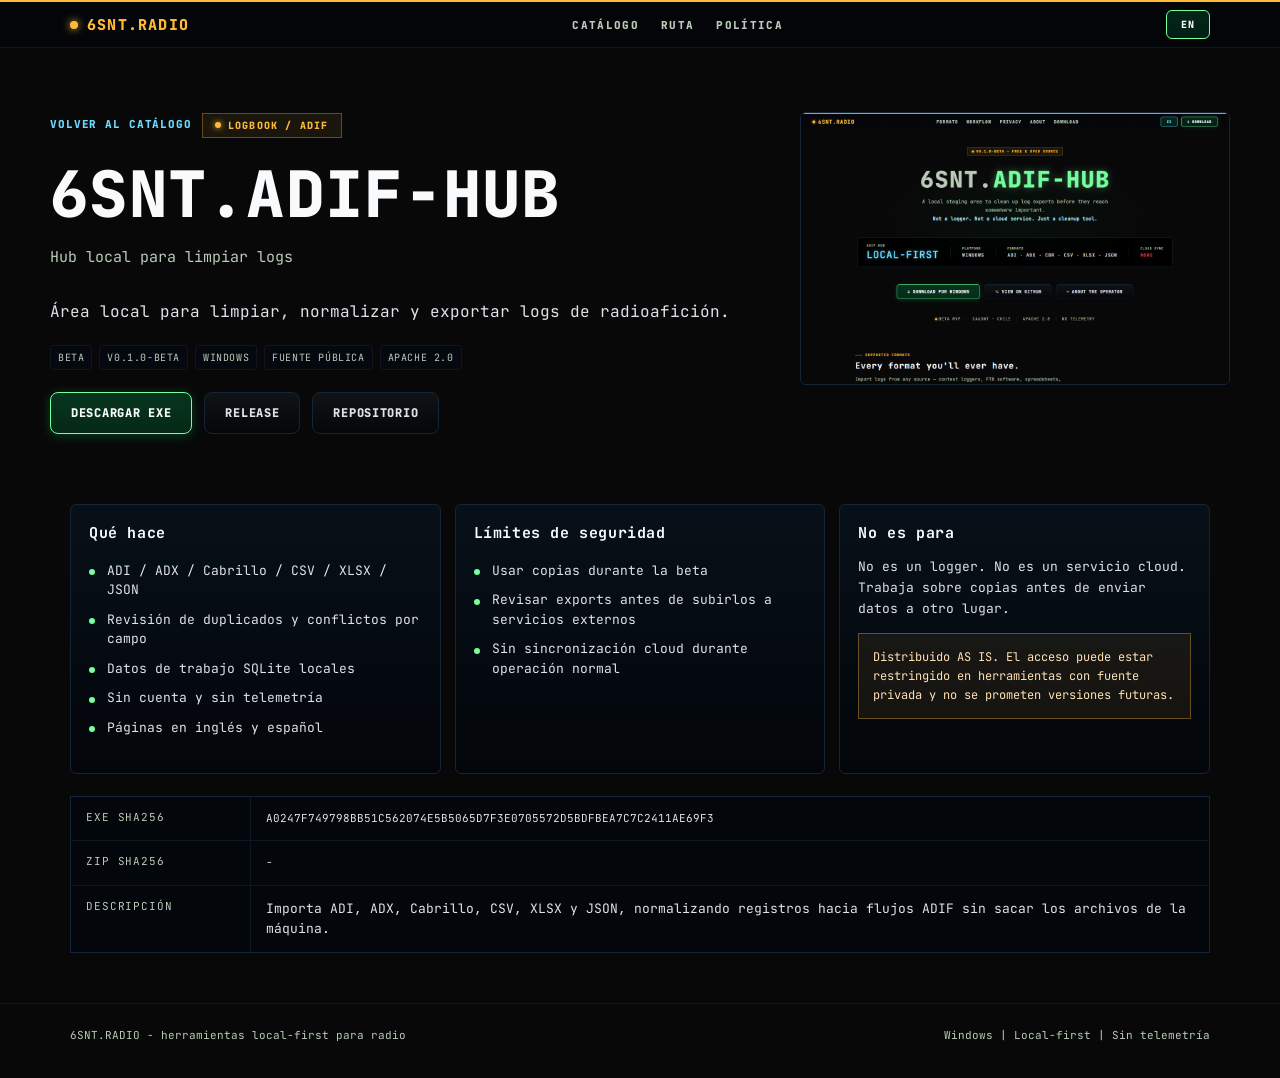
<file: docs/es/apps/adif-hub/index.html>
<!doctype html>
<html lang="es">
<head>
  <meta charset="utf-8">
  <meta name="viewport" content="width=device-width, initial-scale=1">
  <title>6SNT.ADIF-HUB - 6SNT Micro Apps</title>
  <meta name="description" content="6SNT.ADIF-HUB, hub local para limpiar, normalizar y exportar logs de radioafición.">
  <link rel="preconnect" href="https://fonts.googleapis.com">
  <link rel="preconnect" href="https://fonts.gstatic.com" crossorigin>
  <link href="https://fonts.googleapis.com/css2?family=JetBrains+Mono:wght@400;500;600;700;800&display=swap" rel="stylesheet">
  <link rel="icon" href="../../../assets/apps/adif-hub/icon.png">
  <link rel="stylesheet" href="../../../assets/styles.css">
</head>
<body data-page="detail" data-app="adif-hub">
  <header><nav class="nav">
    <a class="brand" href="../../../es/"><span class="brand-mark"></span>6SNT.RADIO</a>
    <div class="nav-links"><a href="../../../es/#catalog" data-copy="navCatalog"></a><a href="../../../es/#roadmap" data-copy="navRoadmap"></a><a href="../../../es/#policy" data-copy="navPolicy"></a></div>
    <a class="nav-action" href="../../../apps/adif-hub/" data-lang-link>EN</a>
  </nav></header>
  <main>
    <section class="detail-hero">
      <div class="detail-layout">
        <div class="detail-title">
          <a class="back-link" href="../../../es/" data-copy="back"></a>
          <div class="kicker">Logbook / ADIF</div>
          <h1 data-app-name></h1>
          <p class="hero-copy" data-app-subtitle></p>
          <p class="detail-summary" data-app-summary></p>
          <div class="chips detail-chips">
            <span class="chip" data-app-stage></span>
            <span class="chip" data-app-version></span>
            <span class="chip" data-app-platform></span>
            <span class="chip" data-app-source></span>
            <span class="chip" data-app-license></span>
          </div>
          <div class="hero-actions">
            <a class="btn primary" href="#" data-download-link data-copy="download"></a>
            <a class="btn secondary" href="#" data-release-link data-copy="release"></a>
            <a class="btn secondary" href="#" data-repo-link data-copy="repo"></a>
          </div>
        </div>
        <figure class="detail-shot"><img data-app-shot src="" alt=""></figure>
      </div>
    </section>
    <section class="section">
      <div class="detail-grid">
        <article class="detail-panel"><h2 data-copy="features"></h2><ul class="bullets" data-app-features></ul></article>
        <article class="detail-panel"><h2 data-copy="safety"></h2><ul class="bullets" data-app-safety></ul></article>
        <article class="detail-panel"><h2 data-copy="notFor"></h2><p data-app-notfor></p><div class="warning" data-copy="accessNote"></div></article>
      </div>
      <div class="matrix">
        <div class="matrix-row"><div class="matrix-key">EXE <span data-copy="sha"></span></div><div class="matrix-value hash" data-sha-exe></div></div>
        <div class="matrix-row"><div class="matrix-key">ZIP <span data-copy="sha"></span></div><div class="matrix-value hash" data-sha-zip></div></div>
        <div class="matrix-row"><div class="matrix-key">Descripción</div><div class="matrix-value" data-app-description></div></div>
      </div>
    </section>
  </main>
  <footer><div class="section"><span data-copy="footer"></span><span>Windows | Local-first | Sin telemetría</span></div></footer>
  <script src="../../../assets/app.js"></script>
</body>
</html>
</file>
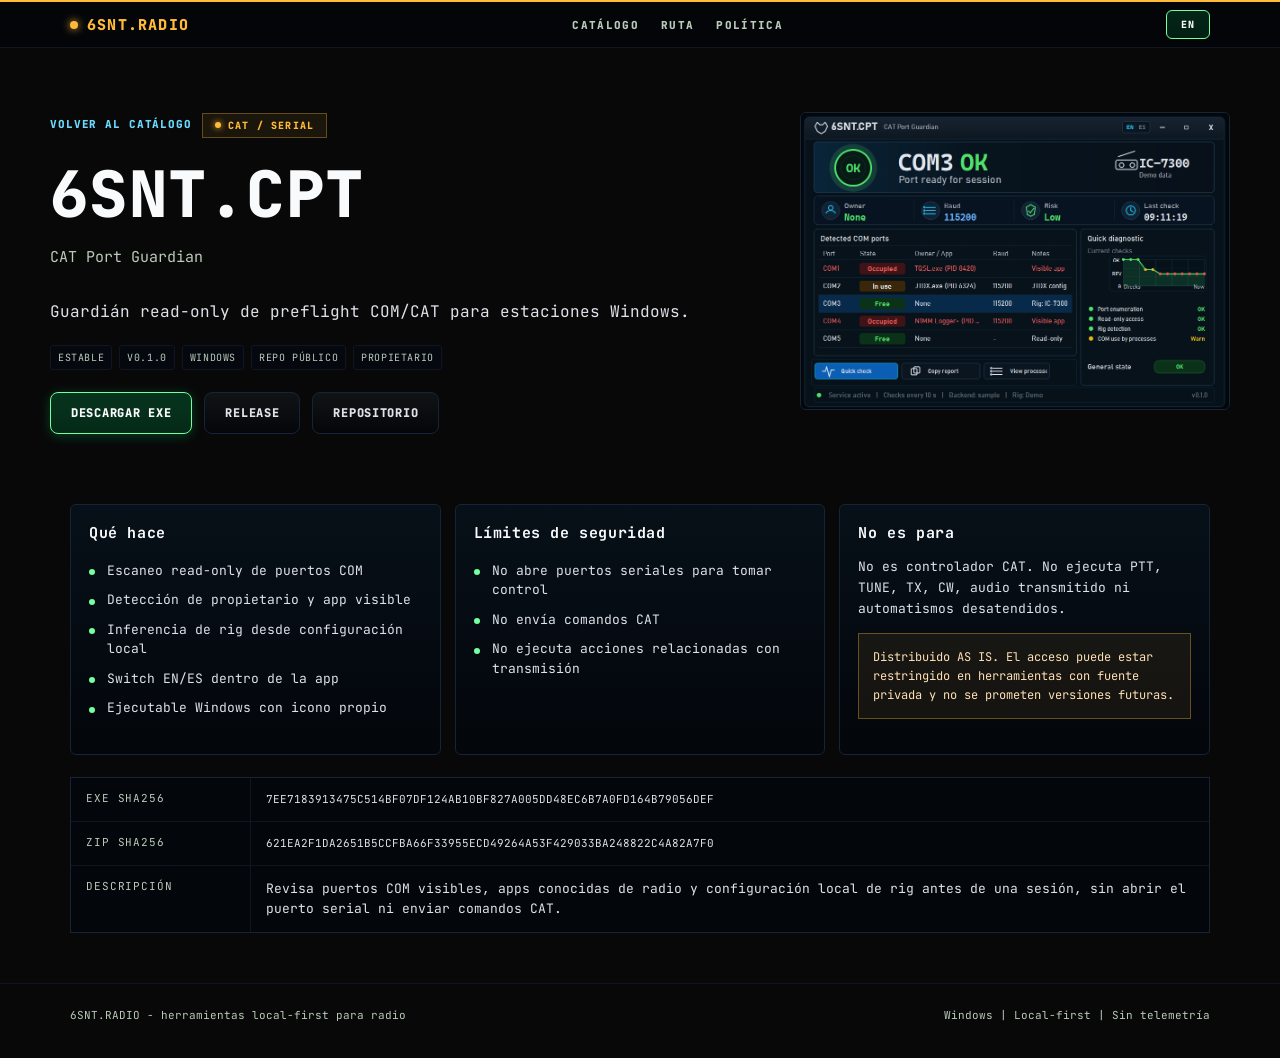
<file: docs/es/apps/cpt/index.html>
<!doctype html>
<html lang="es">
<head>
  <meta charset="utf-8">
  <meta name="viewport" content="width=device-width, initial-scale=1">
  <title>6SNT.CPT - 6SNT Micro Apps</title>
  <meta name="description" content="6SNT.CPT, CAT Port Guardian, preflight COM/CAT read-only para estaciones Windows.">
  <link rel="preconnect" href="https://fonts.googleapis.com">
  <link rel="preconnect" href="https://fonts.gstatic.com" crossorigin>
  <link href="https://fonts.googleapis.com/css2?family=JetBrains+Mono:wght@400;500;600;700;800&display=swap" rel="stylesheet">
  <link rel="icon" href="../../../assets/apps/cpt/icon.png">
  <link rel="stylesheet" href="../../../assets/styles.css">
</head>
<body data-page="detail" data-app="cpt">
  <header><nav class="nav">
    <a class="brand" href="../../../es/"><span class="brand-mark"></span>6SNT.RADIO</a>
    <div class="nav-links"><a href="../../../es/#catalog" data-copy="navCatalog"></a><a href="../../../es/#roadmap" data-copy="navRoadmap"></a><a href="../../../es/#policy" data-copy="navPolicy"></a></div>
    <a class="nav-action" href="../../../apps/cpt/" data-lang-link>EN</a>
  </nav></header>
  <main>
    <section class="detail-hero">
      <div class="detail-layout">
        <div class="detail-title">
          <a class="back-link" href="../../../es/" data-copy="back"></a>
          <div class="kicker">CAT / Serial</div>
          <h1 data-app-name></h1>
          <p class="hero-copy" data-app-subtitle></p>
          <p class="detail-summary" data-app-summary></p>
          <div class="chips detail-chips">
            <span class="chip" data-app-stage></span>
            <span class="chip" data-app-version></span>
            <span class="chip" data-app-platform></span>
            <span class="chip" data-app-source></span>
            <span class="chip" data-app-license></span>
          </div>
          <div class="hero-actions">
            <a class="btn primary" href="#" data-download-link data-copy="download"></a>
            <a class="btn secondary" href="#" data-release-link data-copy="release"></a>
            <a class="btn secondary" href="#" data-repo-link data-copy="repo"></a>
          </div>
        </div>
        <figure class="detail-shot"><img data-app-shot src="" alt=""></figure>
      </div>
    </section>
    <section class="section">
      <div class="detail-grid">
        <article class="detail-panel"><h2 data-copy="features"></h2><ul class="bullets" data-app-features></ul></article>
        <article class="detail-panel"><h2 data-copy="safety"></h2><ul class="bullets" data-app-safety></ul></article>
        <article class="detail-panel"><h2 data-copy="notFor"></h2><p data-app-notfor></p><div class="warning" data-copy="accessNote"></div></article>
      </div>
      <div class="matrix">
        <div class="matrix-row"><div class="matrix-key">EXE <span data-copy="sha"></span></div><div class="matrix-value hash" data-sha-exe></div></div>
        <div class="matrix-row"><div class="matrix-key">ZIP <span data-copy="sha"></span></div><div class="matrix-value hash" data-sha-zip></div></div>
        <div class="matrix-row"><div class="matrix-key">Descripción</div><div class="matrix-value" data-app-description></div></div>
      </div>
    </section>
  </main>
  <footer><div class="section"><span data-copy="footer"></span><span>Windows | Local-first | Sin telemetría</span></div></footer>
  <script src="../../../assets/app.js"></script>
</body>
</html>
</file>
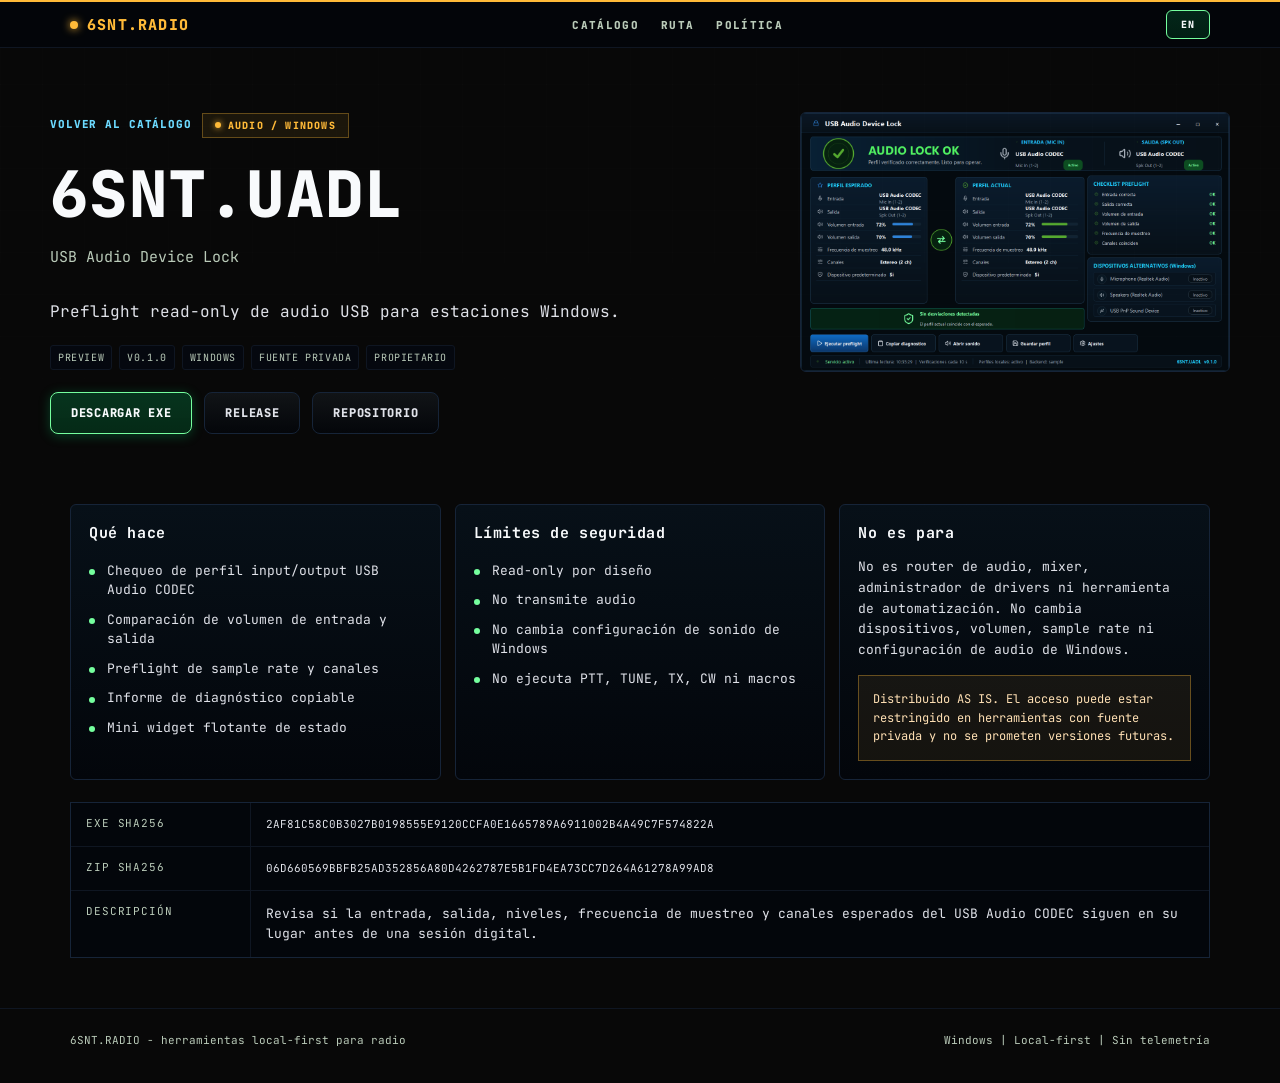
<file: docs/es/apps/uadl/index.html>
<!doctype html>
<html lang="es">
<head>
  <meta charset="utf-8">
  <meta name="viewport" content="width=device-width, initial-scale=1">
  <title>6SNT.UADL - 6SNT Micro Apps</title>
  <meta name="description" content="6SNT.UADL, USB Audio Device Lock, preflight read-only de audio USB para estaciones Windows.">
  <link rel="preconnect" href="https://fonts.googleapis.com">
  <link rel="preconnect" href="https://fonts.gstatic.com" crossorigin>
  <link href="https://fonts.googleapis.com/css2?family=JetBrains+Mono:wght@400;500;600;700;800&display=swap" rel="stylesheet">
  <link rel="icon" href="../../../assets/apps/uadl/icon.png">
  <link rel="stylesheet" href="../../../assets/styles.css">
</head>
<body data-page="detail" data-app="uadl">
  <header><nav class="nav">
    <a class="brand" href="../../../es/"><span class="brand-mark"></span>6SNT.RADIO</a>
    <div class="nav-links"><a href="../../../es/#catalog" data-copy="navCatalog"></a><a href="../../../es/#roadmap" data-copy="navRoadmap"></a><a href="../../../es/#policy" data-copy="navPolicy"></a></div>
    <a class="nav-action" href="../../../apps/uadl/" data-lang-link>EN</a>
  </nav></header>
  <main>
    <section class="detail-hero">
      <div class="detail-layout">
        <div class="detail-title">
          <a class="back-link" href="../../../es/" data-copy="back"></a>
          <div class="kicker">Audio / Windows</div>
          <h1 data-app-name></h1>
          <p class="hero-copy" data-app-subtitle></p>
          <p class="detail-summary" data-app-summary></p>
          <div class="chips detail-chips">
            <span class="chip" data-app-stage></span>
            <span class="chip" data-app-version></span>
            <span class="chip" data-app-platform></span>
            <span class="chip" data-app-source></span>
            <span class="chip" data-app-license></span>
          </div>
          <div class="hero-actions">
            <a class="btn primary" href="#" data-download-link data-copy="download"></a>
            <a class="btn secondary" href="#" data-release-link data-copy="release"></a>
            <a class="btn secondary" href="#" data-repo-link data-copy="repo"></a>
          </div>
        </div>
        <figure class="detail-shot"><img data-app-shot src="" alt=""></figure>
      </div>
    </section>
    <section class="section">
      <div class="detail-grid">
        <article class="detail-panel"><h2 data-copy="features"></h2><ul class="bullets" data-app-features></ul></article>
        <article class="detail-panel"><h2 data-copy="safety"></h2><ul class="bullets" data-app-safety></ul></article>
        <article class="detail-panel"><h2 data-copy="notFor"></h2><p data-app-notfor></p><div class="warning" data-copy="accessNote"></div></article>
      </div>
      <div class="matrix">
        <div class="matrix-row"><div class="matrix-key">EXE <span data-copy="sha"></span></div><div class="matrix-value hash" data-sha-exe></div></div>
        <div class="matrix-row"><div class="matrix-key">ZIP <span data-copy="sha"></span></div><div class="matrix-value hash" data-sha-zip></div></div>
        <div class="matrix-row"><div class="matrix-key">Descripción</div><div class="matrix-value" data-app-description></div></div>
      </div>
    </section>
  </main>
  <footer><div class="section"><span data-copy="footer"></span><span>Windows | Local-first | Sin telemetría</span></div></footer>
  <script src="../../../assets/app.js"></script>
</body>
</html>
</file>
<file: docs/assets/styles.css>
*{margin:0;padding:0;box-sizing:border-box}
:root{
  --bg:#080808;--surface:#05080f;--panel:#04060a;--well:#000000;
  --border:#162438;--border-sub:#0f1622;--border-strong:#263d4f;
  --text:#f8fafc;--text2:#e0e2e9;--text3:#bacbb9;--muted:#75839a;
  --green:#75ff9e;--green2:#00e676;--cyan:#6cdaff;--cyan2:#b8eaff;
  --amber:#ffba38;--amber2:#ffe0b4;--red:#ef4444;
  --max:1180px;--header:48px;
}
html{scroll-behavior:smooth}
body{
  background:var(--bg);color:var(--text);min-height:100vh;overflow-x:hidden;
  font-family:'JetBrains Mono',ui-monospace,SFMono-Regular,Consolas,monospace;
}
body::before{
  content:"";position:fixed;inset:0;pointer-events:none;opacity:.7;
  background:
    linear-gradient(rgba(255,255,255,.018) 1px,transparent 1px),
    linear-gradient(90deg,rgba(255,255,255,.014) 1px,transparent 1px);
  background-size:42px 42px;mask-image:linear-gradient(to bottom,black,transparent 78%);
}
a{color:inherit}
[hidden]{display:none!important}
header{
  position:fixed;top:0;left:0;right:0;height:var(--header);z-index:50;
  background:rgba(4,6,10,.92);backdrop-filter:blur(12px);
  border-top:2px solid var(--amber);border-bottom:1px solid var(--border-sub);
}
.nav{
  max-width:var(--max);height:100%;margin:0 auto;padding:0 20px;
  display:flex;align-items:center;justify-content:space-between;gap:24px;
}
.brand{display:flex;align-items:center;gap:9px;text-decoration:none;font-size:15px;font-weight:800;color:var(--amber);letter-spacing:.08em}
.brand-mark{width:8px;height:8px;border-radius:50%;background:var(--amber);box-shadow:0 0 8px var(--amber)}
.nav-links{display:flex;gap:22px;align-items:center}
.nav-links a{
  font-size:11px;font-weight:800;letter-spacing:.12em;text-transform:uppercase;
  color:var(--text3);text-decoration:none;transition:color .15s;
}
.nav-links a:hover,.nav-links a.active{color:var(--green);text-shadow:0 0 8px rgba(117,255,158,.32)}
.nav-action{
  border:1px solid var(--green);background:linear-gradient(180deg,rgba(0,230,118,.15),rgba(0,97,46,.28));
  color:var(--text);text-decoration:none;border-radius:6px;padding:7px 14px;
  font-size:10px;font-weight:800;letter-spacing:.08em;text-transform:uppercase;
}
main{padding-top:var(--header)}
.section{max-width:var(--max);margin:0 auto;padding:0 20px}
.hero{
  min-height:calc(100svh - var(--header));display:grid;align-items:center;position:relative;
  padding:46px 0 36px;overflow:hidden;
}
.hero::after{
  content:"";position:absolute;inset:auto -10vw 0 -10vw;height:42%;
  background:radial-gradient(ellipse 55% 70% at 52% 0%,rgba(0,230,118,.08),transparent 68%);
  pointer-events:none;
}
.hero-grid{max-width:var(--max);margin:0 auto;padding:0 20px;display:grid;grid-template-columns:minmax(0,1fr) 420px;gap:44px;align-items:center;position:relative;z-index:1}
.kicker{
  display:inline-flex;align-items:center;gap:7px;border:1px solid rgba(255,186,56,.32);
  background:rgba(255,186,56,.08);color:var(--amber);padding:5px 12px;
  font-size:10px;font-weight:800;letter-spacing:.12em;text-transform:uppercase;margin-bottom:26px;
}
.kicker::before{content:"";width:6px;height:6px;border-radius:50%;background:var(--amber);box-shadow:0 0 6px var(--amber)}
h1{font-size:clamp(42px,7vw,84px);line-height:.95;letter-spacing:.02em;font-weight:900;margin-bottom:20px}
.accent{color:var(--green);text-shadow:0 0 22px rgba(117,255,158,.36)}
.hero-copy{max-width:660px;color:var(--text3);font-size:15px;line-height:1.75;margin-bottom:28px}
.hero-actions{display:flex;gap:12px;flex-wrap:wrap;margin-bottom:36px}
.btn{
  display:inline-flex;align-items:center;gap:9px;text-decoration:none;border-radius:8px;
  padding:12px 20px;font-size:12px;font-weight:800;letter-spacing:.06em;text-transform:uppercase;
  transition:transform .15s,border-color .15s,box-shadow .15s;
}
.btn:hover{transform:translateY(-1px)}
.btn.primary{border:1px solid var(--green);background:linear-gradient(180deg,rgba(0,230,118,.2),rgba(0,97,46,.38));box-shadow:0 2px 12px rgba(0,230,118,.25)}
.btn.secondary{border:1px solid var(--border);background:linear-gradient(180deg,#111417,#04060a);color:var(--text2)}
.btn.secondary:hover{border-color:var(--cyan);color:var(--cyan2)}
.hero-meta{display:flex;gap:15px;flex-wrap:wrap;color:var(--text3);font-size:11px;letter-spacing:.08em;text-transform:uppercase}
.hero-meta span{display:inline-flex;align-items:center;gap:7px}
.hero-meta span::before{content:"";width:6px;height:6px;border-radius:50%;background:var(--green);box-shadow:0 0 6px var(--green)}
.instrument{
  background:var(--well);border:1px solid var(--border);border-radius:4px;min-height:356px;
  padding:16px;box-shadow:0 18px 70px rgba(0,0,0,.45),inset 0 1px 0 rgba(255,255,255,.04);
}
.scope-top{height:34px;border-bottom:1px solid var(--border-sub);display:flex;align-items:center;justify-content:space-between;color:var(--text3);font-size:10px;letter-spacing:.1em;text-transform:uppercase}
.scope-body{height:244px;position:relative;overflow:hidden;border:1px solid #0d1d2e;margin-top:14px;background:linear-gradient(180deg,#071018,#02070b)}
.scope-body::before{
  content:"";position:absolute;inset:0;
  background:linear-gradient(rgba(108,218,255,.08) 1px,transparent 1px),linear-gradient(90deg,rgba(108,218,255,.07) 1px,transparent 1px);
  background-size:36px 36px;
}
.scan-line{position:absolute;top:0;bottom:0;width:2px;background:var(--green);box-shadow:0 0 18px var(--green);animation:scan 4.8s linear infinite}
@keyframes scan{from{left:-4px}to{left:100%}}
.trace{position:absolute;left:24px;right:24px;top:72px;height:110px;border-bottom:2px solid rgba(117,255,158,.22)}
.trace svg{width:100%;height:100%;overflow:visible}
.trace path{fill:none;stroke:var(--green);stroke-width:3;filter:drop-shadow(0 0 5px rgba(117,255,158,.45))}
.scope-readout{position:absolute;left:18px;bottom:16px;right:18px;display:grid;grid-template-columns:1fr 1fr;gap:10px;font-size:10px;text-transform:uppercase;color:var(--text3)}
.scope-readout strong{display:block;color:var(--text);font-size:15px;margin-top:4px}
.section-title{padding-top:42px;margin-bottom:20px;display:flex;align-items:end;justify-content:space-between;gap:20px}
.section-title h2{font-size:24px;letter-spacing:.03em}
.section-title p{color:var(--text3);font-size:13px;line-height:1.6;max-width:560px}
.filters{display:flex;gap:8px;flex-wrap:wrap;margin-bottom:18px}
.filter{
  background:#070b12;border:1px solid var(--border);color:var(--text3);border-radius:4px;
  padding:8px 11px;font:inherit;font-size:10px;font-weight:800;letter-spacing:.08em;text-transform:uppercase;cursor:pointer;
}
.filter.active,.filter:hover{border-color:var(--green);color:var(--green);box-shadow:0 0 12px rgba(0,230,118,.14)}
.catalog{display:grid;grid-template-columns:repeat(2,minmax(0,1fr));gap:14px;margin-bottom:42px}
.app-card{
  background:linear-gradient(180deg,#071018,#04070d);border:1px solid var(--border);border-radius:6px;
  overflow:hidden;display:grid;grid-template-rows:auto 1fr;min-height:506px;
}
.app-shot{
  height:236px;background:#02070b;border-bottom:1px solid var(--border-sub);
  position:relative;overflow:hidden;
}
.app-shot img{
  width:100%;height:100%;object-fit:contain;display:block;opacity:.94;padding:10px;
  transition:opacity .25s;
}
.app-card:hover .app-shot img{opacity:1}
.app-info{padding:16px;display:grid;gap:13px}
.app-head{display:flex;align-items:flex-start;justify-content:space-between;gap:12px}
.app-name{display:flex;gap:10px;align-items:center}
.app-icon{width:38px;height:38px;border:1px solid var(--border);border-radius:6px;background:#02070b;object-fit:cover}
.fallback-icon{width:38px;height:38px;border:1px solid var(--border);border-radius:6px;display:grid;place-items:center;color:var(--amber);font-weight:900;background:#090d10}
.app-name h3{font-size:18px;line-height:1.2}
.app-name small{display:block;color:var(--text3);font-size:11px;margin-top:3px}
.badge{white-space:nowrap;border:1px solid var(--border-strong);border-radius:4px;color:var(--cyan2);padding:5px 8px;font-size:10px;font-weight:800;text-transform:uppercase;letter-spacing:.08em}
.badge.green{border-color:rgba(117,255,158,.5);color:var(--green)}
.badge.amber{border-color:rgba(255,186,56,.55);color:var(--amber)}
.app-summary{color:var(--text2);font-size:13px;line-height:1.65}
.chips{display:flex;gap:7px;flex-wrap:wrap}
.chip{border:1px solid var(--border-sub);background:#05080f;color:var(--text3);font-size:10px;padding:5px 7px;border-radius:3px;text-transform:uppercase;letter-spacing:.06em}
.app-actions{display:flex;gap:9px;flex-wrap:wrap;margin-top:auto}
.mini-link{font-size:11px;font-weight:800;text-transform:uppercase;letter-spacing:.06em;color:var(--cyan);text-decoration:none;border-bottom:1px solid rgba(108,218,255,.35);padding-bottom:2px}
.mini-link.strong{color:var(--green);border-bottom-color:rgba(117,255,158,.45)}
.matrix{border:1px solid var(--border);background:#03060b;margin:0 0 50px}
.matrix-row{display:grid;grid-template-columns:180px 1fr;min-height:44px;border-bottom:1px solid var(--border-sub)}
.matrix-row:last-child{border-bottom:0}
.matrix-key{padding:13px 15px;color:var(--text3);font-size:11px;text-transform:uppercase;letter-spacing:.08em;border-right:1px solid var(--border-sub)}
.matrix-value{padding:13px 15px;color:var(--text2);font-size:13px;line-height:1.55}
.roadmap{display:flex;flex-wrap:wrap;gap:8px;margin-bottom:58px}
.roadmap span{border:1px solid var(--border-sub);background:#05080f;color:var(--text3);padding:8px 10px;border-radius:3px;font-size:11px}
.detail-hero{padding:64px 20px 34px}
.detail-layout{max-width:var(--max);margin:0 auto;display:grid;grid-template-columns:minmax(0,1fr) 430px;gap:28px;align-items:start}
.detail-title h1{font-size:clamp(38px,5vw,68px)}
.back-link{display:inline-flex;color:var(--cyan);font-size:11px;font-weight:800;text-transform:uppercase;letter-spacing:.08em;text-decoration:none;margin-bottom:24px}
.detail-summary{color:var(--text2);font-size:16px;line-height:1.65;margin:0 0 20px;max-width:760px}
.detail-chips{margin:0 0 22px}
.detail-shot{border:1px solid var(--border);border-radius:6px;overflow:hidden;background:#02070b}
.detail-shot img{width:100%;display:block}
.detail-grid{display:grid;grid-template-columns:repeat(3,minmax(0,1fr));gap:14px;margin:0 0 22px}
.detail-panel{border:1px solid var(--border);background:linear-gradient(180deg,#071018,#03060b);border-radius:6px;padding:18px;min-height:220px}
.detail-panel h2{font-size:15px;margin-bottom:14px;letter-spacing:.04em}
.detail-panel p{color:var(--text2);font-size:13px;line-height:1.6}
.bullets{display:grid;gap:10px;margin:18px 0}
.bullets li{list-style:none;color:var(--text2);font-size:13px;line-height:1.5;padding-left:18px;position:relative}
.bullets li::before{content:"";position:absolute;left:0;top:.65em;width:6px;height:6px;border-radius:50%;background:var(--green)}
.warning{border:1px solid rgba(255,186,56,.35);background:rgba(255,186,56,.07);padding:14px;color:var(--amber2);font-size:12px;line-height:1.55;margin-top:14px}
.hash{font-family:inherit;word-break:break-all;color:var(--text2);font-size:11px}
footer{border-top:1px solid var(--border-sub);padding:24px 20px 36px;color:var(--text3);font-size:11px}
footer .section{display:flex;justify-content:space-between;gap:18px;flex-wrap:wrap}
@media (max-width:900px){
  .nav-links{display:none}
  .hero-grid,.catalog,.detail-layout,.detail-grid{grid-template-columns:1fr}
  .section-title{flex-direction:column;align-items:flex-start;gap:8px}
  .instrument{min-height:300px}
  .app-card{min-height:auto}
  .matrix-row{grid-template-columns:1fr}
  .matrix-key{border-right:0;border-bottom:1px solid var(--border-sub)}
}
@media (prefers-reduced-motion:reduce){
  *{animation:none!important;transition:none!important;scroll-behavior:auto!important}
}
</file>
